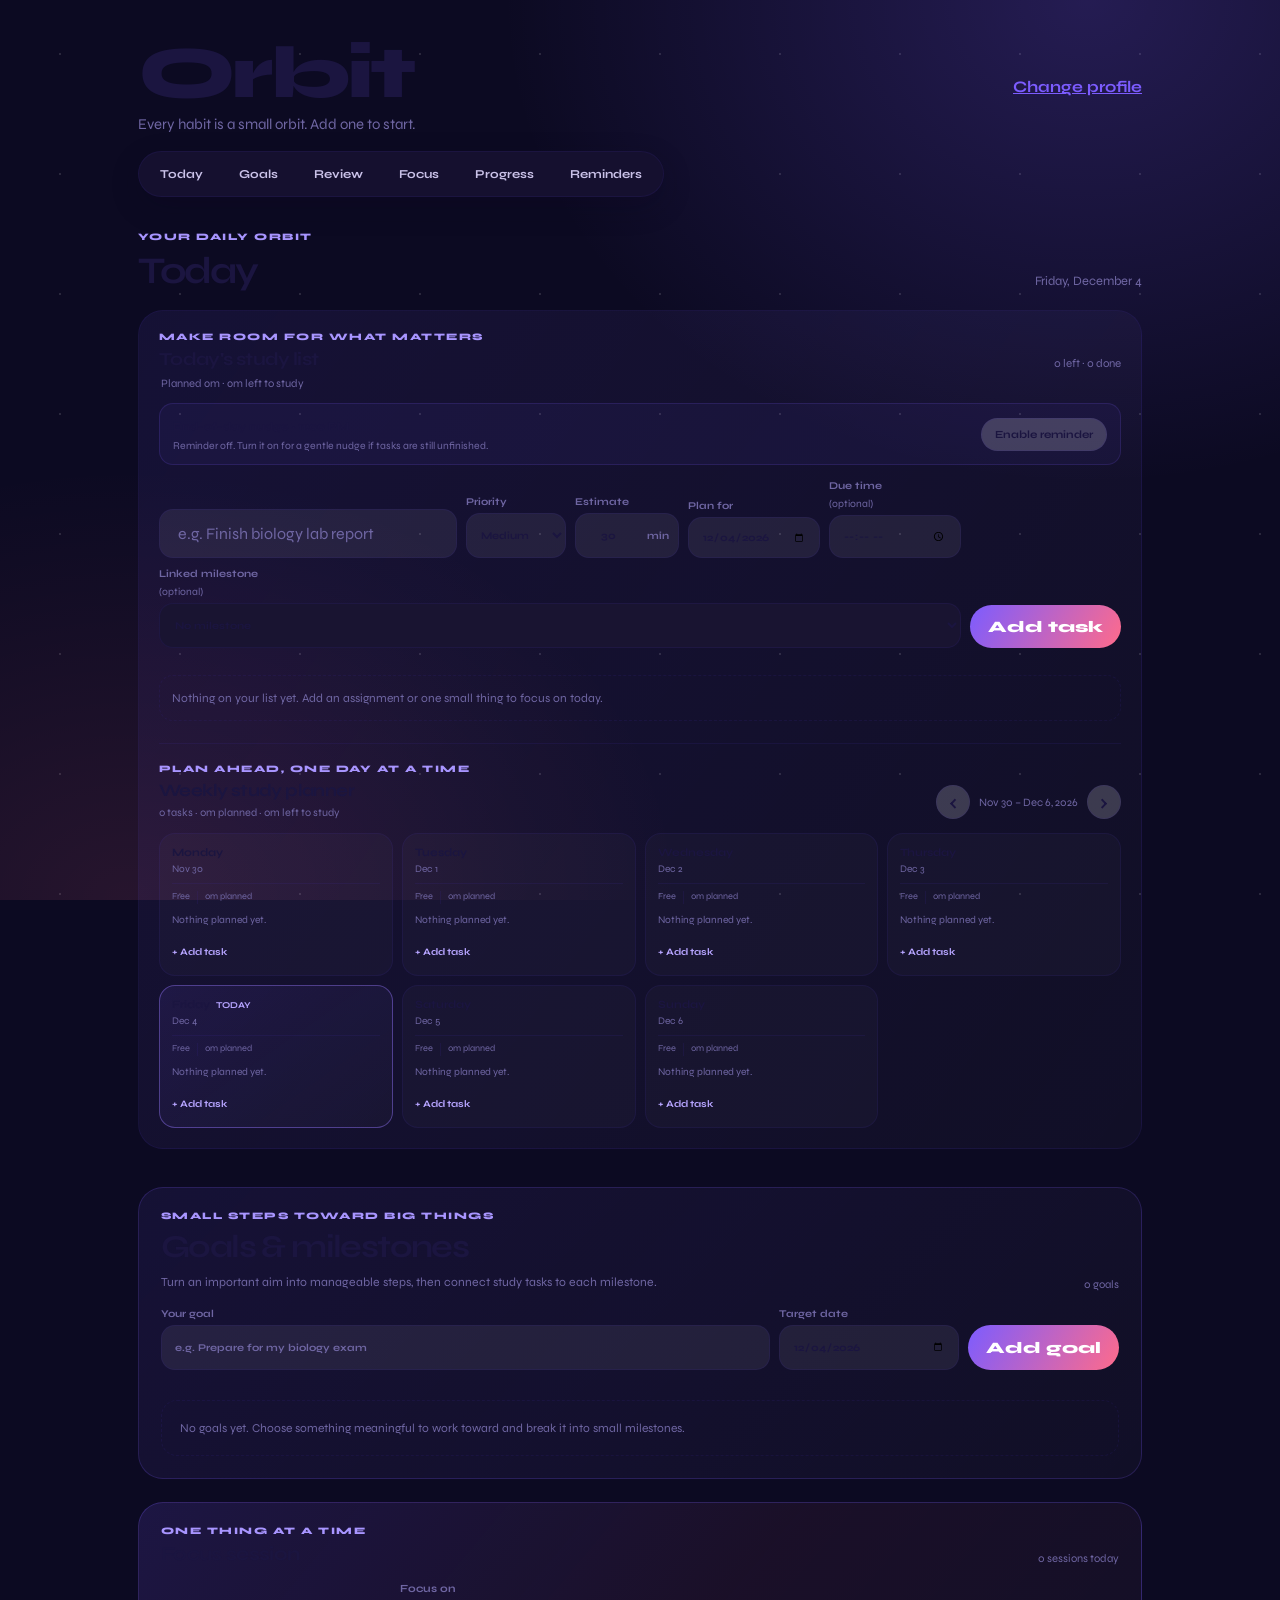
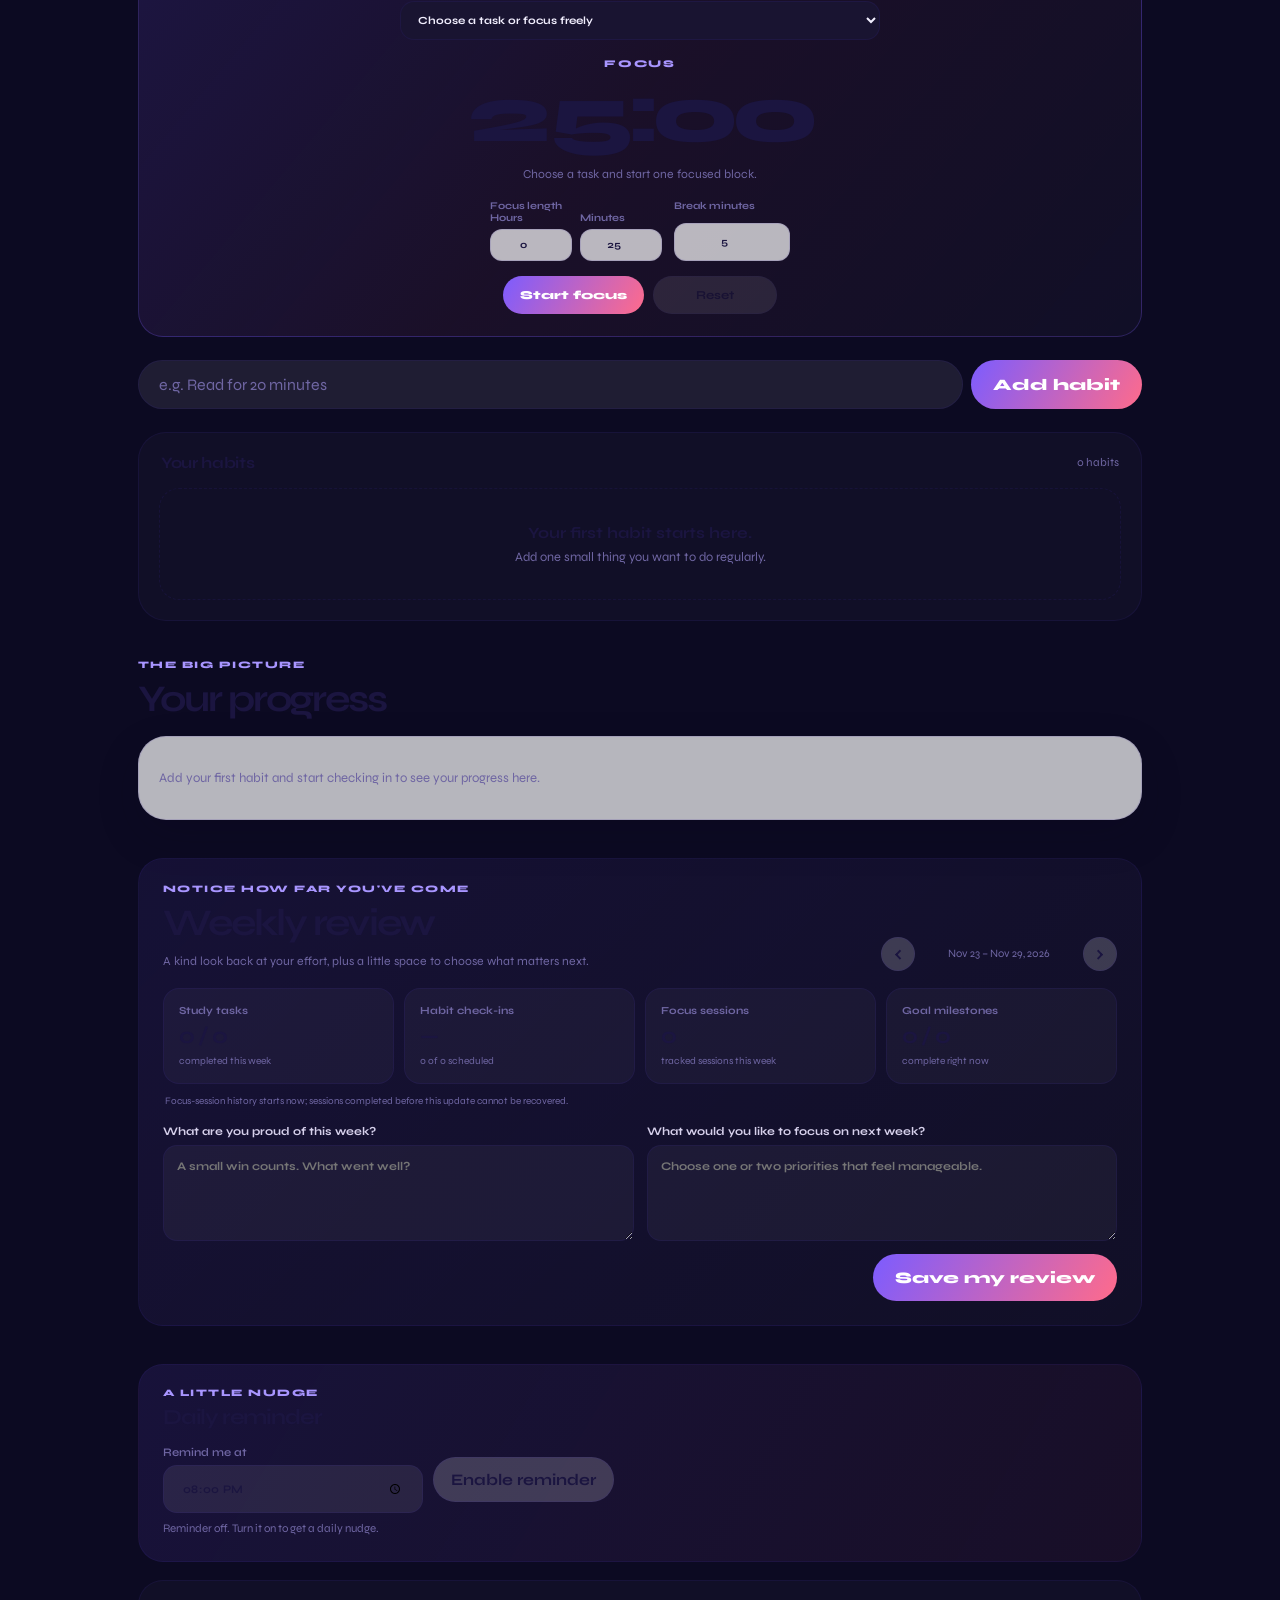
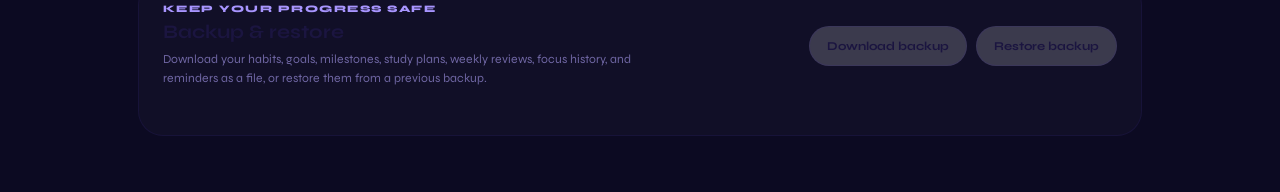
<file: index.html>
<!DOCTYPE html>
<html lang="en">
<head>
<meta charset="utf-8">
<meta name="viewport" content="width=device-width, initial-scale=1, viewport-fit=cover">
<title>Orbit: Habit Tracker</title>
<link rel="stylesheet" href="https://fonts.googleapis.com/css2?family=Syne:wght@400;600;800&display=swap">
<link rel="stylesheet" href="styles.css">
</head>
<body class="dashboard">
<main id="app">
  <header class="app-header">
    <div>
      <h1>Orbit</h1>
      <p class="sub" id="sub"></p>
    </div>
    <button class="text-btn" id="change-profile" type="button">Change profile</button>
  </header>
  <nav class="quick-nav" aria-label="Dashboard sections">
    <a href="#today">Today</a>
    <a href="#goals">Goals</a>
    <a href="#weekly-review">Review</a>
    <a href="#focus-session">Focus</a>
    <a href="#progress">Progress</a>
    <a href="#reminders">Reminders</a>
  </nav>
  <section class="today-section" id="today" aria-labelledby="today-title">
    <div class="section-heading">
      <div>
        <p class="section-kicker">YOUR DAILY ORBIT</p>
        <h2 id="today-title">Today</h2>
      </div>
      <p class="today-date" id="today-date"></p>
    </div>
    <section class="study-list" aria-labelledby="study-list-title">
      <div class="study-list-heading">
        <div>
          <p class="section-kicker">MAKE ROOM FOR WHAT MATTERS</p>
          <h3 id="study-list-title">Today's study list</h3>
        </div>
        <span id="task-count" aria-live="polite"></span>
      </div>
      <p class="task-plan-summary" id="task-plan-summary" aria-live="polite"></p>
      <div class="task-reminder-settings">
        <div>
          <strong>End-of-day nudge · 11:00 PM</strong>
          <p id="task-reminder-status" aria-live="polite">Reminder off. Turn it on for a gentle nudge if tasks are still unfinished.</p>
        </div>
        <button class="secondary-btn" id="task-reminder-toggle" type="button">Enable reminder</button>
      </div>
      <form class="task-form" id="task-form">
        <label class="sr-only" for="task-input">Assignment or task</label>
        <input id="task-input" maxlength="120" placeholder="e.g. Finish biology lab report" required>
        <label class="task-meta-field" for="task-priority">Priority
          <select id="task-priority">
            <option value="high">High</option>
            <option value="medium" selected>Medium</option>
            <option value="low">Low</option>
          </select>
        </label>
        <label class="task-meta-field" for="task-estimate">Estimate
          <span class="task-estimate-input"><input id="task-estimate" type="number" min="1" max="720" value="30" required><span>min</span></span>
        </label>
        <label class="task-time-field" for="task-date">Plan for
          <input id="task-date" type="date" required>
        </label>
        <label class="task-time-field" for="task-time">Due time <span>(optional)</span>
          <input id="task-time" type="time">
        </label>
        <label class="task-time-field task-goal-field" for="task-milestone">Linked milestone <span>(optional)</span>
          <select id="task-milestone">
            <option value="">No milestone</option>
          </select>
        </label>
        <button class="addbtn" type="submit">Add task</button>
      </form>
      <p class="task-status" id="task-status" aria-live="polite"></p>
      <ul class="task-list" id="task-list" aria-label="Tasks for today"></ul>
      <section class="weekly-planner" aria-labelledby="weekly-planner-title">
        <div class="weekly-planner-heading">
          <div>
            <p class="section-kicker">PLAN AHEAD, ONE DAY AT A TIME</p>
            <h3 id="weekly-planner-title">Weekly study planner</h3>
            <p class="weekly-planner-summary" id="weekly-planner-summary" aria-live="polite"></p>
          </div>
          <div class="week-navigation" aria-label="Choose a week">
            <button class="secondary-btn" id="week-previous" type="button" aria-label="Previous week">‹</button>
            <span id="week-range" aria-live="polite"></span>
            <button class="secondary-btn" id="week-next" type="button" aria-label="Next week">›</button>
          </div>
        </div>
        <div class="week-days" id="week-days" aria-label="Tasks by day"></div>
      </section>
    </section>
    <section class="goals-section" id="goals" aria-labelledby="goals-title">
      <div class="goals-heading">
        <div>
          <p class="section-kicker">SMALL STEPS TOWARD BIG THINGS</p>
          <h2 id="goals-title">Goals &amp; milestones</h2>
          <p class="goals-intro">Turn an important aim into manageable steps, then connect study tasks to each milestone.</p>
        </div>
        <span class="goals-count" id="goals-count" aria-live="polite"></span>
      </div>
      <form class="goal-form" id="goal-form">
        <label for="goal-title">Your goal
          <input id="goal-title" maxlength="120" placeholder="e.g. Prepare for my biology exam" required>
        </label>
        <label for="goal-date">Target date
          <input id="goal-date" type="date" required>
        </label>
        <button class="addbtn" type="submit">Add goal</button>
      </form>
      <p class="goal-status" id="goal-status" aria-live="polite"></p>
      <div class="goal-list" id="goal-list" aria-label="Your goals"></div>
    </section>
    <section class="focus-section" id="focus-session" aria-labelledby="focus-title">
      <div class="focus-heading">
        <div>
          <p class="section-kicker">ONE THING AT A TIME</p>
          <h3 id="focus-title">Focus session</h3>
        </div>
        <span class="focus-sessions" id="focus-sessions" aria-live="polite">0 sessions today</span>
      </div>
      <label class="focus-task-field" for="focus-task">
        Focus on
        <select id="focus-task">
          <option value="">Choose a task or focus freely</option>
        </select>
      </label>
      <div class="focus-clock" aria-live="off">
        <span class="focus-phase" id="focus-phase">FOCUS</span>
        <time id="focus-countdown">25:00</time>
      </div>
      <p class="focus-status" id="focus-status" aria-live="polite">Choose a task and start one focused block.</p>
      <div class="focus-settings">
        <fieldset class="focus-duration-setting">
          <legend>Focus length</legend>
          <label for="focus-hours">Hours
            <input id="focus-hours" type="number" min="0" max="12" value="0">
          </label>
          <label for="focus-minutes">Minutes
            <input id="focus-minutes" type="number" min="0" max="59" value="25">
          </label>
        </fieldset>
        <label for="break-minutes">Break minutes
          <input id="break-minutes" type="number" min="1" max="60" value="5">
        </label>
      </div>
      <div class="focus-actions">
        <button class="addbtn" id="focus-toggle" type="button">Start focus</button>
        <button class="secondary-btn" id="focus-break" type="button" hidden>Start break</button>
        <button class="secondary-btn" id="focus-reset" type="button">Reset</button>
      </div>
    </section>
    <div class="add">
      <input id="in" placeholder="e.g. Read for 20 minutes" maxlength="60" aria-label="New habit name">
      <button class="addbtn" id="addbtn" type="button">Add habit</button>
    </div>
    <section class="habit-section" aria-labelledby="habits-title">
      <div class="list-heading">
        <h3 id="habits-title">Your habits</h3>
        <span id="habit-count" aria-live="polite"></span>
      </div>
      <div id="list"></div>
    </section>
  </section>
  <section class="progress-section" id="progress" aria-labelledby="progress-title">
    <div class="section-heading compact">
      <div>
        <p class="section-kicker">THE BIG PICTURE</p>
        <h2 id="progress-title">Your progress</h2>
      </div>
    </div>
    <section id="stats" aria-label="Progress"></section>
  </section>
  <section class="weekly-review" id="weekly-review" aria-labelledby="weekly-review-title">
    <div class="weekly-review-heading">
      <div>
        <p class="section-kicker">NOTICE HOW FAR YOU'VE COME</p>
        <h2 id="weekly-review-title">Weekly review</h2>
        <p class="weekly-review-intro">A kind look back at your effort, plus a little space to choose what matters next.</p>
      </div>
      <div class="week-navigation review-navigation" aria-label="Choose a review week">
        <button class="secondary-btn" id="review-previous" type="button" aria-label="Review previous week">‹</button>
        <span id="review-range" aria-live="polite"></span>
        <button class="secondary-btn" id="review-next" type="button" aria-label="Review next week">›</button>
      </div>
    </div>
    <div class="review-summary" id="review-summary" aria-live="polite"></div>
    <p class="review-history-note" id="review-history-note"></p>
    <form class="review-form" id="review-form">
      <label for="review-reflection">What are you proud of this week?
        <textarea id="review-reflection" maxlength="600" rows="3" placeholder="A small win counts. What went well?"></textarea>
      </label>
      <label for="review-priorities">What would you like to focus on next week?
        <textarea id="review-priorities" maxlength="600" rows="3" placeholder="Choose one or two priorities that feel manageable."></textarea>
      </label>
      <div class="review-save-row">
        <p id="review-status" aria-live="polite"></p>
        <button class="addbtn" type="submit">Save my review</button>
      </div>
    </form>
  </section>
  <section class="reminder-wrap" id="reminders" aria-labelledby="reminder-title">
    <div class="reminder-heading">
      <div>
        <p class="section-kicker">A LITTLE NUDGE</p>
        <h2 id="reminder-title">Daily reminder</h2>
      </div>
    </div>
    <div class="reminder-bar">
      <label class="reminder-field" for="reminder-time">
        <span>Remind me at</span>
        <input id="reminder-time" type="time" value="20:00" aria-label="Reminder time">
      </label>
      <button class="secondary-btn" id="reminder-toggle" type="button">Enable reminder</button>
    </div>
    <p class="reminder-status" id="reminder-status" aria-live="polite">Reminder off.</p>
  </section>
  <section class="backup-wrap" aria-labelledby="backup-title">
    <div>
      <p class="section-kicker">KEEP YOUR PROGRESS SAFE</p>
      <h2 id="backup-title">Backup &amp; restore</h2>
      <p class="backup-copy">Download your habits, goals, milestones, study plans, weekly reviews, focus history, and reminders as a file, or restore them from a previous backup.</p>
    </div>
    <div class="backup-actions">
      <button class="secondary-btn" id="export-backup" type="button">Download backup</button>
      <button class="secondary-btn" id="import-backup" type="button">Restore backup</button>
      <input id="backup-file" type="file" accept=".json,application/json" hidden>
    </div>
    <p class="backup-status" id="backup-status" aria-live="polite"></p>
  </section>
  <div class="toast" id="reminder-toast" role="status" aria-live="polite"></div>
  <div class="rename-overlay" id="rename-overlay" hidden>
    <form class="rename-dialog" id="rename-form" role="dialog" aria-modal="true" aria-labelledby="rename-title">
      <h2 id="rename-title">Rename habit</h2>
      <label for="rename-input">Habit name</label>
      <input id="rename-input" maxlength="60" required>
      <div class="rename-actions">
        <button class="secondary-btn" id="rename-cancel" type="button">Cancel</button>
        <button class="addbtn" type="submit">Save name</button>
      </div>
    </form>
  </div>
  <div class="rename-overlay" id="note-overlay" hidden>
    <form class="rename-dialog note-dialog" id="note-form" role="dialog" aria-modal="true" aria-labelledby="note-title">
      <h2 id="note-title">Habit note</h2>
      <label for="note-input">Quick note</label>
      <textarea id="note-input" maxlength="240" rows="4" placeholder="What do you want to remember about this habit?"></textarea>
      <div class="rename-actions">
        <button class="secondary-btn" id="note-cancel" type="button">Cancel</button>
        <button class="secondary-btn" id="note-clear" type="button">Clear</button>
        <button class="addbtn" type="submit">Save note</button>
      </div>
    </form>
  </div>
  <div class="rename-overlay" id="schedule-overlay" hidden>
    <form class="rename-dialog schedule-dialog" id="schedule-form" role="dialog" aria-modal="true" aria-labelledby="schedule-title">
      <h2 id="schedule-title">Choose habit days</h2>
      <p class="schedule-help">Your streak only counts check-ins on the days you choose.</p>
      <div class="schedule-presets">
        <button class="secondary-btn" type="button" data-preset="daily">Every day</button>
        <button class="secondary-btn" type="button" data-preset="weekdays">Weekdays</button>
      </div>
      <fieldset class="day-options" aria-label="Choose days of the week">
        <label><input type="checkbox" name="day" value="1"> Monday</label>
        <label><input type="checkbox" name="day" value="2"> Tuesday</label>
        <label><input type="checkbox" name="day" value="3"> Wednesday</label>
        <label><input type="checkbox" name="day" value="4"> Thursday</label>
        <label><input type="checkbox" name="day" value="5"> Friday</label>
        <label><input type="checkbox" name="day" value="6"> Saturday</label>
        <label><input type="checkbox" name="day" value="0"> Sunday</label>
      </fieldset>
      <p class="form-error" id="schedule-error" aria-live="polite"></p>
      <div class="rename-actions">
        <button class="secondary-btn" id="schedule-cancel" type="button">Cancel</button>
        <button class="addbtn" type="submit">Save schedule</button>
      </div>
    </form>
  </div>
</main>
<script src="script.js"></script>
</body>
</html>
</file>
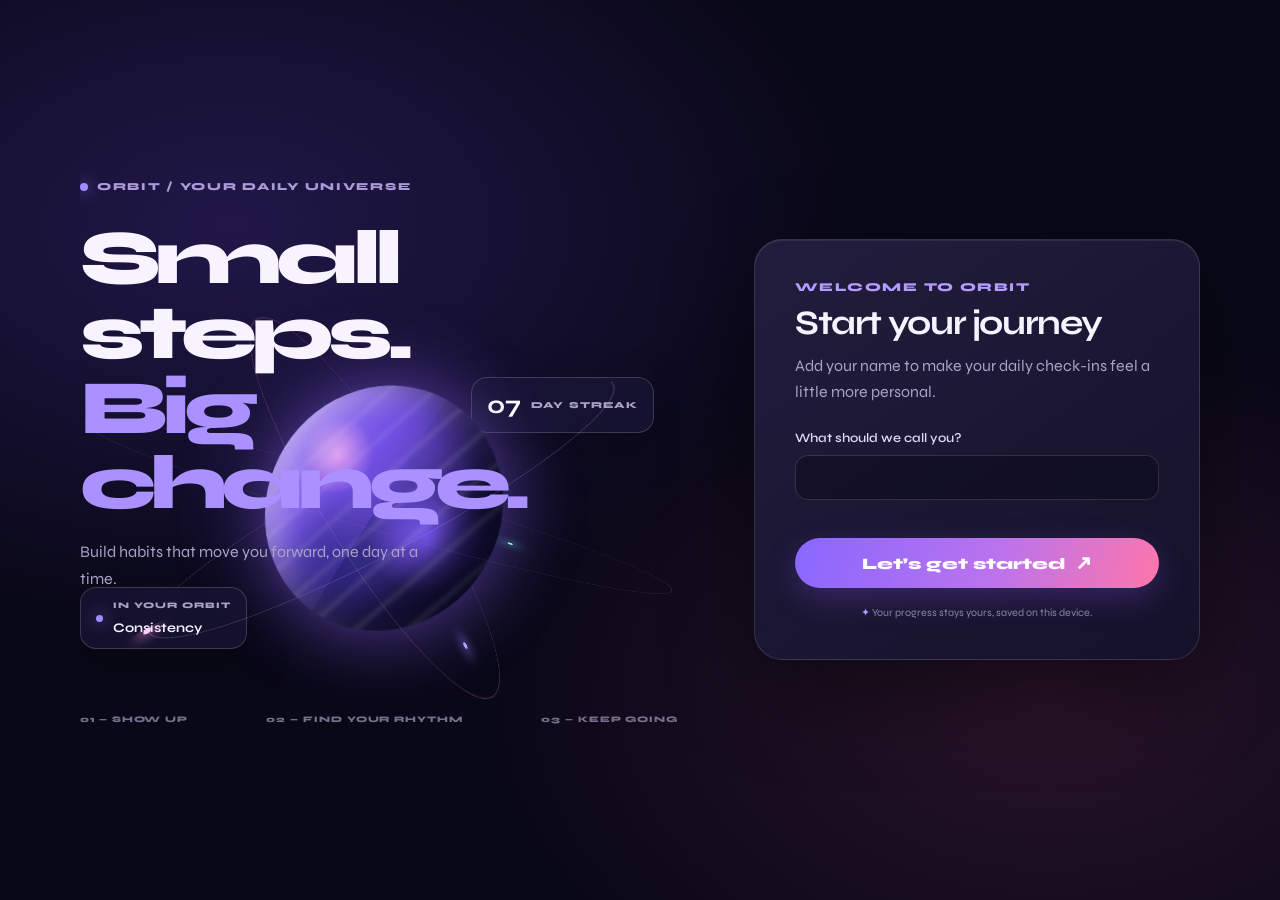
<file: Orbit_ Habit Tracker.html>
﻿<!DOCTYPE html>
<html lang="en">
<head>
<meta charset="utf-8">
<meta name="viewport" content="width=device-width, initial-scale=1, viewport-fit=cover">
<title>Orbit: Get started</title>
<link rel="stylesheet" href="https://fonts.googleapis.com/css2?family=Syne:wght@400;600;800&display=swap">
<link rel="stylesheet" href="styles.css">
</head>
<body class="signin-page">
  <div class="signin-overlay" id="signin-overlay">
    <div class="signin-layout">
      <section class="signin-scene" aria-label="An animated view of the Orbit habit tracker">
        <div class="scene-copy">
          <span class="scene-mark"><i></i> ORBIT / YOUR DAILY UNIVERSE</span>
          <h1>Small steps.<br><span>Big change.</span></h1>
          <p>Build habits that move you forward, one day at a time.</p>
        </div>
        <div class="planet-stage" aria-hidden="true">
          <div class="planet-glow"></div>
          <div class="orbit orbit-one"><i></i></div>
          <div class="orbit orbit-two"><i></i></div>
          <div class="orbit orbit-three"><i></i></div>
          <div class="planet"><span></span></div>
          <div class="scene-chip chip-streak"><b>07</b><span>DAY STREAK</span></div>
          <div class="scene-chip chip-progress"><i></i><span>IN YOUR ORBIT</span><b>Consistency</b></div>
        </div>
        <div class="scene-footer"><span>01 — SHOW UP</span><span>02 — FIND YOUR RHYTHM</span><span>03 — KEEP GOING</span></div>
      </section>

      <section class="signin" role="dialog" aria-modal="true" aria-labelledby="signin-title">
        <p class="eyebrow">Welcome to Orbit</p>
        <h2 id="signin-title">Start your journey</h2>
        <p class="signin-copy">Add your name to make your daily check-ins feel a little more personal.</p>

        <form id="signin-form" novalidate>
          <label for="user-name">What should we call you?</label>
          <input id="user-name" name="name" type="text" maxlength="80" autocomplete="name" required>

          <p class="form-error" id="form-error" aria-live="polite"></p>
          <button class="primary-btn" type="submit">Let’s get started <span aria-hidden="true">↗</span></button>
        </form>
        <p class="signin-note"><span aria-hidden="true">✦</span> Your progress stays yours, saved on this device.</p>
      </section>
    </div>
  </div>

<script src="script.js"></script>
</body>
</html>
</file>
<file: styles.css>
:root{--bg:#f1eeff;--bg2:#e2dcff;--card:rgba(255,255,255,.7);--ink:#1b1540;--mute:#6f66a3;--track:#d8d1f5;--line:rgba(60,40,160,.15);--glow:0;box-sizing:border-box;padding-top:env(safe-area-inset-top,0px);padding-bottom:env(safe-area-inset-bottom,0px)}
@media (prefers-color-scheme:dark){:root:not([data-theme="light"]){--bg:#0c0a22;--bg2:#1a1245;--card:rgba(255,255,255,.05);--ink:#f2efff;--mute:#9a92cf;--track:#251d58;--line:rgba(255,255,255,.1);--glow:1}}
:root[data-theme="dark"]{--bg:#0c0a22;--bg2:#1a1245;--card:rgba(255,255,255,.05);--ink:#f2efff;--mute:#9a92cf;--track:#251d58;--line:rgba(255,255,255,.1);--glow:1}
html{scroll-padding-top:env(safe-area-inset-top,0px)}
*{box-sizing:border-box}
body{margin:0;min-height:100vh;color:var(--ink);font-family:Syne,system-ui,sans-serif;background:radial-gradient(900px 500px at 85% -10%,var(--bg2),transparent 70%),radial-gradient(700px 500px at -10% 110%,var(--bg2),transparent 70%),var(--bg);background-attachment:fixed}
main{max-width:860px;margin:0 auto;padding:36px 18px 56px}
.app-header{display:flex;justify-content:space-between;align-items:flex-start;gap:16px}
h1{font-size:clamp(3rem,13vw,6rem);font-weight:800;letter-spacing:-.05em;line-height:.9;margin:0}
.sub{color:var(--mute);margin:12px 0 26px;font-size:1.05rem}
.signin-overlay{position:fixed;inset:0;z-index:20;display:grid;align-items:start;justify-items:center;overflow-y:auto;padding:20px;background:rgba(13,9,39,.72);backdrop-filter:blur(8px)}
.signin-overlay.hidden{display:none}
.signin{width:min(100%,460px);margin:auto 0;background:var(--card);border:1.5px solid var(--line);border-radius:30px;padding:30px;box-shadow:0 24px 60px rgba(0,0,0,.25)}
.eyebrow{margin:0 0 8px;color:#7c5cff;font-size:.75rem;font-weight:800;letter-spacing:.12em;text-transform:uppercase}
.signin h2{margin:0;font-size:2rem;letter-spacing:-.04em}
.signin-copy{color:var(--mute);margin:10px 0 22px;line-height:1.6}
#signin-form{display:grid;gap:12px}
#signin-form label{font-size:.8rem;font-weight:600}
#signin-form input,#signin-form textarea{width:100%;font:inherit;padding:14px 16px;border:1.5px solid var(--line);border-radius:16px;background:rgba(255,255,255,.7);color:var(--ink);resize:vertical}
#signin-form textarea{min-height:110px}
#signin-form input::placeholder,#signin-form textarea::placeholder{color:var(--mute)}
.form-error{min-height:20px;margin:0;color:#c7385d;font-size:.8rem}
.primary-btn,.addbtn,.text-btn{font:inherit;cursor:pointer}
.primary-btn{padding:14px 22px;border:0;border-radius:99px;background:linear-gradient(120deg,#7c5cff,#ff6b8b);color:#fff;font-weight:800}
.text-btn{padding:8px 0;border:0;background:none;color:#7c5cff;font-weight:700;text-decoration:underline}
.add{display:flex;gap:8px;margin-bottom:18px;max-width:520px}
input{flex:1;min-width:0;font:inherit;padding:14px 18px;border:1.5px solid var(--line);border-radius:99px;background:var(--card);color:var(--ink)}
input::placeholder{color:var(--mute)}
button{font:inherit;cursor:pointer;color:inherit}
.addbtn{padding:14px 22px;border:0;border-radius:99px;background:linear-gradient(120deg,#7c5cff,#ff6b8b);color:#fff;font-weight:800}
.secondary-btn{padding:14px 18px;border:1.5px solid var(--line);border-radius:99px;background:rgba(255,255,255,.18);color:var(--ink);font-weight:700}
.reminder-wrap{max-width:520px;margin-bottom:24px}
.reminder-bar{display:flex;align-items:flex-end;gap:10px;flex-wrap:wrap}
.reminder-field{flex:1;min-width:150px;display:grid;gap:6px;font-size:.72rem;font-weight:600;color:var(--mute)}
.reminder-field input{width:100%}
.reminder-status{min-height:18px;margin:8px 0 0;color:var(--mute);font-size:.72rem}
.toast{position:fixed;right:18px;bottom:22px;max-width:min(90vw,360px);padding:12px 16px;border-radius:15px;background:rgba(17,13,44,.92);color:#fff;border:1px solid rgba(164,136,255,.4);box-shadow:0 16px 30px rgba(0,0,0,.25);opacity:0;transform:translateY(12px);pointer-events:none;transition:opacity .25s ease,transform .25s ease;z-index:50}
.toast.show{opacity:1;transform:translateY(0)}
:focus-visible{outline:3px solid #ffc857;outline-offset:2px}
#list{display:grid;grid-template-columns:repeat(auto-fill,minmax(250px,1fr));gap:16px}
.habit{position:relative;background:var(--card);border:1.5px solid var(--line);border-radius:28px;padding:18px 18px 14px;text-align:center;backdrop-filter:blur(6px)}
.dial{position:relative;width:100%;max-width:210px;margin:0 auto}
.dial svg{display:block;width:100%;height:auto}
.dial path{fill:none;stroke:var(--track);stroke-width:9;stroke-linecap:round;cursor:pointer;transition:stroke .2s}
.dial path.on{stroke:var(--c);filter:drop-shadow(0 0 calc(5px*var(--glow)) var(--c))}
.dial path.now{stroke-width:11}
.core{position:absolute;left:25%;top:25%;width:50%;height:50%;border-radius:50%;border:2px solid var(--c);background:transparent;display:flex;flex-direction:column;align-items:center;justify-content:center;line-height:1;padding:0}
.core b{font-size:1.9rem;font-weight:800}
.core small{font-size:.65rem;color:var(--mute);margin-top:3px}
.core.done{background:var(--c);color:#14102e;box-shadow:0 0 calc(24px*var(--glow)) var(--c)}
.core.done small{color:#14102e}
.core.pop{animation:pop .35s}
@keyframes pop{50%{transform:scale(1.12)}}
.name{font-weight:600;font-size:1.1rem;margin:12px 0 4px;overflow-wrap:anywhere}
.hint{font-size:.75rem;color:var(--mute);display:flex;justify-content:space-between}
.del{background:none;border:0;padding:0;font-size:.75rem;color:var(--mute);text-decoration:underline}
.empty{grid-column:1/-1;text-align:center;color:var(--mute);padding:48px 0;border:1.5px dashed var(--line);border-radius:28px}
@media (prefers-reduced-motion:reduce){*{animation:none!important;transition:none!important}}
#stats{display:none;grid-template-columns:auto 1fr;gap:18px;align-items:center;background:var(--card);border:1.5px solid var(--line);border-radius:28px;padding:18px;margin-bottom:22px}
#stats.show{display:grid}
.ring{position:relative;width:104px;height:104px}
.ring svg{width:100%;height:100%;transform:rotate(-90deg)}
.ring circle{fill:none;stroke-width:10;stroke-linecap:round}
.ring .bg{stroke:var(--track)}.ring .fg{stroke:#7c5cff;transition:stroke-dashoffset .5s;filter:drop-shadow(0 0 calc(6px*var(--glow)) #7c5cff)}
.ring b{position:absolute;inset:0;display:flex;align-items:center;justify-content:center;font-size:1.2rem;font-weight:800;letter-spacing:-.05em}
.nums{display:flex;gap:22px;margin-bottom:12px}
.nums div{font-size:.75rem;color:var(--mute)}.nums b{display:block;font-size:1.5rem;color:var(--ink);line-height:1.1}
.bars{display:flex;align-items:flex-end;gap:4px;height:46px}
.bars i{flex:1;background:var(--track);border-radius:4px;min-height:4px;position:relative}
.bars i.f{background:linear-gradient(#ff6b8b,#7c5cff)}
.bars i.t{outline:2px solid var(--ink);outline-offset:1px}
.cap{font-size:.7rem;color:var(--mute);margin-top:6px}
@media(max-width:480px){#stats{grid-template-columns:1fr;justify-items:center;text-align:center}.nums{justify-content:center}.bars{width:100%}}

.signin-overlay{align-items:center;padding:clamp(16px,4vw,48px);background:#090817;background-image:radial-gradient(ellipse at 18% 25%,rgba(103,69,220,.25),transparent 42%),radial-gradient(ellipse at 82% 78%,rgba(255,91,154,.13),transparent 38%);backdrop-filter:none}
.signin-layout{width:min(1120px,100%);min-height:min(720px,calc(100vh - 2 * clamp(16px,4vw,48px)));display:grid;grid-template-columns:minmax(0,1.1fr) minmax(340px,.82fr);gap:clamp(28px,6vw,76px);align-items:center}
.signin-scene{position:relative;min-height:600px;display:flex;flex-direction:column;justify-content:space-between;overflow:hidden;padding:clamp(12px,2vw,28px) 0;color:#f7f3ff}
.scene-copy{position:relative;z-index:2}
.scene-mark{display:inline-flex;align-items:center;gap:9px;color:#a99bd9;font-size:.67rem;font-weight:800;letter-spacing:.16em}
.scene-mark i,.chip-progress i{width:8px;height:8px;border-radius:50%;background:#a38cff;box-shadow:0 0 16px #9875ff}
.scene-copy h1{max-width:600px;margin:26px 0 16px;font-size:clamp(3rem,6vw,4.9rem);line-height:.98;letter-spacing:-.075em}
.scene-copy h1 span{color:#aa91ff}
.scene-copy p{max-width:360px;margin:0;color:#aaa2c6;font-size:1rem;line-height:1.7}
.planet-stage{position:absolute;inset:155px 0 45px;display:grid;place-items:center;perspective:900px}
.planet-glow{position:absolute;width:min(66%,390px);aspect-ratio:1;border-radius:50%;background:radial-gradient(circle,rgba(132,93,255,.3),rgba(105,73,217,.1) 48%,transparent 72%);filter:blur(14px);animation:glow-breathe 5s ease-in-out infinite}
.planet{position:relative;width:clamp(150px,22vw,250px);aspect-ratio:1;border-radius:50%;overflow:hidden;transform:rotateX(12deg) rotateY(-18deg);background:radial-gradient(ellipse at 32% 28%,#f6a7ec 0,transparent 16%),radial-gradient(ellipse at 70% 64%,#7e5cff 0,transparent 25%),radial-gradient(ellipse at 33% 72%,#2b267f 0,transparent 32%),linear-gradient(135deg,#b995ff 0%,#704fe0 38%,#29205f 72%,#14122f 100%);box-shadow:inset -30px -24px 48px rgba(5,4,25,.8),inset 14px 10px 32px rgba(255,255,255,.32),0 0 60px rgba(142,104,255,.42);animation:planet-float 6s ease-in-out infinite}
.planet:before{position:absolute;inset:-20% -40%;content:"";background:repeating-linear-gradient(160deg,transparent 0 15px,rgba(255,255,255,.17) 17px,transparent 21px 34px);border-radius:50%;transform:rotate(-18deg);filter:blur(2px)}
.planet:after{position:absolute;inset:0;content:"";background:linear-gradient(110deg,rgba(255,255,255,.22),transparent 34%,transparent 70%,rgba(5,4,25,.45))}
.planet span{position:absolute;z-index:1;top:20%;left:20%;width:22%;height:12%;border-radius:50%;background:rgba(255,255,255,.16);filter:blur(9px);transform:rotate(-30deg)}
.orbit{position:absolute;width:min(88%,540px);height:42%;border:1px solid rgba(192,174,255,.3);border-radius:50%;transform:rotate(-28deg) rotateX(58deg);animation:orbit-spin 16s linear infinite}
.orbit-two{width:min(74%,450px);height:57%;transform:rotate(58deg) rotateX(65deg);animation-duration:21s;animation-direction:reverse;border-color:rgba(255,144,213,.28)}
.orbit-three{width:min(102%,610px);height:32%;transform:rotate(16deg) rotateX(68deg);animation-duration:26s;border-color:rgba(159,149,255,.18)}
.orbit i{position:absolute;top:50%;left:-5px;width:9px;height:9px;border-radius:50%;background:#ffd2f5;box-shadow:0 0 18px 5px rgba(255,151,222,.65)}
.orbit-two i{left:auto;right:12%;width:7px;height:7px;background:#b4a3ff;box-shadow:0 0 18px 5px rgba(151,124,255,.7)}
.orbit-three i{left:72%;width:5px;height:5px;background:#8effe1;box-shadow:0 0 16px 4px rgba(91,255,211,.55)}
.scene-chip{position:absolute;z-index:3;display:flex;align-items:center;gap:10px;padding:12px 15px;border:1px solid rgba(255,255,255,.17);border-radius:16px;background:rgba(26,21,55,.72);box-shadow:0 16px 45px rgba(0,0,0,.26);backdrop-filter:blur(16px);animation:chip-float 5s ease-in-out infinite}
.chip-streak{top:18%;right:4%}
.chip-streak b{font-size:1.55rem;color:#fff}
.scene-chip span{font-size:.57rem;font-weight:800;letter-spacing:.12em;color:#aaa2c6}
.chip-progress{left:0;bottom:14%;display:grid;grid-template-columns:10px auto;column-gap:7px}
.chip-progress i{grid-row:span 2;width:7px;height:7px;align-self:center}
.chip-progress b{font-size:.82rem;color:#f4efff}
.chip-progress span{font-size:.53rem}
.scene-footer{position:relative;z-index:2;display:flex;justify-content:space-between;gap:12px;color:#77718e;font-size:.53rem;font-weight:800;letter-spacing:.11em}
.signin{width:100%;margin:0;padding:clamp(24px,3.2vw,40px);border:1px solid rgba(255,255,255,.12);border-radius:28px;background:linear-gradient(145deg,rgba(35,30,63,.96),rgba(21,18,42,.96));color:#f6f2ff;box-shadow:0 30px 90px rgba(0,0,0,.42),inset 0 1px rgba(255,255,255,.08);backdrop-filter:blur(22px);animation:card-arrive .75s cubic-bezier(.2,.8,.2,1) both}
.signin .eyebrow{color:#b49cff}
.signin h2{font-size:clamp(1.7rem,3vw,2.15rem)}
.signin-copy{color:#aaa2c6}
#signin-form{gap:9px}
#signin-form label{margin-top:4px;color:#ded8f3}
#signin-form input,#signin-form textarea{padding:12px 14px;border:1px solid rgba(255,255,255,.13);border-radius:13px;background:rgba(7,6,20,.38);color:#f7f3ff;transition:border-color .2s,background .2s,transform .2s}
#signin-form input:focus,#signin-form textarea:focus{border-color:#a78bfa;background:rgba(7,6,20,.62);transform:translateY(-1px);outline:none}
#signin-form textarea{min-height:92px}
.form-error{color:#ff9ab2}
.primary-btn{display:flex;justify-content:center;align-items:center;gap:10px;padding:14px 20px;background:linear-gradient(110deg,#8867ff,#ba73ed 55%,#ff76aa);box-shadow:0 10px 30px rgba(141,92,255,.25);transition:transform .2s,box-shadow .2s}
.primary-btn:hover{transform:translateY(-2px);box-shadow:0 14px 34px rgba(141,92,255,.4)}
.primary-btn span{font-size:1.15rem}
.signin-note{margin:18px 0 0;text-align:center;color:#8982a5;font-size:.67rem}
.signin-note span{color:#b59aff}
.signin-page .signin-overlay{background-image:radial-gradient(ellipse at 18% 25%,rgba(103,69,220,.25),transparent 42%),radial-gradient(ellipse at 82% 78%,rgba(255,91,154,.13),transparent 38%),radial-gradient(340px circle at var(--pointer-x,-500px) var(--pointer-y,-500px),rgba(159,128,255,.17),transparent 72%)}
.signin-page .signin-scene{transform:translate3d(var(--scene-x,0px),var(--scene-y,0px),0);transition:transform .28s ease-out}
.signin-page .planet-stage{transform-style:preserve-3d;transition:transform .3s ease-out}
.signin-page .planet{translate:var(--planet-x,0px) var(--planet-y,0px);transition:translate .3s ease-out}
.signin-page .orbit{translate:var(--orbit-x,0px) var(--orbit-y,0px);transition:translate .3s ease-out}
.signin-page .orbit-two{translate:calc(var(--orbit-x,0px)*-1) calc(var(--orbit-y,0px)*-.7)}
.signin-page .orbit-three{translate:calc(var(--orbit-x,0px)*.6) calc(var(--orbit-y,0px)*-1)}
.signin-page .scene-chip{transition:translate .3s ease-out,box-shadow .25s ease}
.signin-page .chip-streak{translate:calc(var(--scene-x,0px)*-.5) calc(var(--scene-y,0px)*-.5)}
.signin-page .chip-progress{translate:calc(var(--scene-x,0px)*.35) calc(var(--scene-y,0px)*-.4)}
.signin-page .signin{transform:perspective(1000px) rotateX(var(--form-tilt-x,0deg)) rotateY(var(--form-tilt-y,0deg));transition:transform .3s ease-out,box-shadow .3s ease}
.signin-page .signin:hover{box-shadow:0 38px 100px rgba(0,0,0,.5),inset 0 1px rgba(255,255,255,.1)}
body.dashboard{position:relative;isolation:isolate;background-color:#0c0a22;background-image:radial-gradient(ellipse at 85% 0%,rgba(124,92,255,.22),transparent 38%),radial-gradient(ellipse at 10% 100%,rgba(255,107,139,.11),transparent 34%),radial-gradient(circle at 50% 45%,rgba(255,255,255,.12) 0 1px,transparent 1.4px);background-size:auto,auto,120px 120px}
body.dashboard:before{position:absolute;inset:0;z-index:0;content:"";pointer-events:none;background:radial-gradient(360px circle at var(--cursor-x,-500px) var(--cursor-y,-500px),rgba(151,119,255,.12),transparent 72%);transition:background .12s ease}
body.dashboard main{position:relative;z-index:1}
body.dashboard .habit,body.dashboard #stats{box-shadow:0 16px 42px rgba(9,7,30,.17);transition:transform .3s ease,box-shadow .3s ease,border-color .3s ease}
body.dashboard .habit{transform-style:preserve-3d}
body.dashboard .habit:hover{transform:perspective(700px) translateY(-5px) rotateX(var(--tilt-x,0deg)) rotateY(var(--tilt-y,0deg));box-shadow:0 24px 55px rgba(9,7,30,.32);border-color:color-mix(in srgb,var(--c) 48%,transparent)}
body.dashboard .habit:nth-child(3n+1):hover{box-shadow:0 20px 55px rgba(124,92,255,.24)}
body.dashboard .habit:nth-child(3n+2):hover{box-shadow:0 20px 55px rgba(255,107,139,.2)}
body.dashboard .habit:nth-child(3n):hover{box-shadow:0 20px 55px rgba(47,217,168,.2)}
body.dashboard .app-header h1{transition:transform .3s ease,text-shadow .3s ease}
body.dashboard .app-header h1:hover{transform:translateY(-3px) scale(1.02);text-shadow:0 0 35px rgba(154,124,255,.55)}
body.dashboard #stats:hover{transform:translateY(-2px);border-color:rgba(167,139,250,.4)}
body.dashboard .chart-track i{transform-origin:center bottom;transition:filter .2s ease,transform .25s cubic-bezier(.2,.8,.2,1)}
body.dashboard .chart-column:hover .chart-track i{transform:scaleX(1.22);filter:brightness(1.3) drop-shadow(0 0 8px rgba(190,144,255,.6))}
body.dashboard .addbtn,body.dashboard .text-btn{transition:transform .22s ease,filter .22s ease}
body.dashboard .addbtn:hover,body.dashboard .text-btn:hover{transform:translateY(-2px);filter:brightness(1.2)}
@keyframes planet-float{0%,100%{transform:translateY(0) rotateX(12deg) rotateY(-18deg)}50%{transform:translateY(-12px) rotateX(16deg) rotateY(-10deg)}}
@keyframes orbit-spin{from{filter:hue-rotate(0deg)}to{filter:hue-rotate(35deg)}}
@keyframes glow-breathe{0%,100%{opacity:.65;transform:scale(.94)}50%{opacity:1;transform:scale(1.06)}}
@keyframes chip-float{0%,100%{transform:translateY(0)}50%{transform:translateY(-7px)}}
@keyframes card-arrive{from{opacity:0;translate:0 18px}to{opacity:1;translate:0 0}}
@media(max-width:900px){
  .signin-overlay{align-items:start}
  .signin-layout{grid-template-columns:1fr;gap:0;max-width:520px}
  .signin-scene{min-height:260px;padding:8px 0 0}
  .scene-copy h1{max-width:520px;margin:17px 0 8px;font-size:clamp(2.3rem,6vw,3.1rem)}
  .scene-copy p{max-width:300px;font-size:.85rem}
  .planet-stage{inset:20px -6% 0 35%;opacity:.82}
  .planet{width:clamp(125px,30vw,190px)}
  .orbit{width:100%;height:40%}
  .orbit-two{width:88%;height:55%}
  .orbit-three{width:110%;height:30%}
  .chip-streak{top:22%;right:1%;transform:scale(.82)}
  .chip-progress{display:none}
  .scene-footer{display:none}
  .signin{position:relative;z-index:2;margin:14px 0 0}
}
@media(max-width:480px){
  .signin-overlay{padding:18px}
  .signin{padding:23px;border-radius:23px}
  .signin-scene{min-height:200px}
  .scene-copy h1{font-size:clamp(2.1rem,9vw,2.5rem)}
  .scene-mark{font-size:.56rem}
  .scene-copy p{max-width:250px;font-size:.78rem}
  .planet-stage{inset:54px -5% 0 38%;opacity:.35}
  .chip-streak{display:none}
}
@media(max-width:360px){
  .signin-overlay{padding:12px}
  .signin{padding:19px}
  .signin-scene{min-height:205px}
  .scene-copy h1{font-size:2.25rem}
  .scene-copy p{max-width:220px}
  .chip-streak{right:-6%;top:34%;transform:scale(.72)}
}
@media(prefers-reduced-motion:reduce){
  .planet,.orbit,.planet-glow,.scene-chip,.signin{animation:none}
  .primary-btn,.habit,#stats{transition:none}
  .signin-page .signin-overlay,.signin-page .signin-scene,.signin-page .planet-stage,.signin-page .planet,.signin-page .orbit,.signin-page .scene-chip,.signin-page .signin{transition:none;transform:none;translate:none}
}
.stats-overview{display:grid;grid-template-columns:auto 1fr;gap:20px;align-items:center}
.stats-overview .nums{gap:clamp(16px,4vw,36px);margin:0}
.analytics{min-width:0;margin-top:20px;padding-top:20px;border-top:1px solid var(--line)}
.chart-heading{display:flex;align-items:center;justify-content:space-between;gap:16px;margin-bottom:17px}
.chart-kicker{margin:0 0 4px;color:#a895ff;font-size:.62rem;font-weight:800;letter-spacing:.15em}
.chart-heading h2{margin:0;font-size:1.2rem;letter-spacing:-.03em}
.chart-total{display:flex;align-items:baseline;gap:6px;margin:0;color:var(--mute);font-size:.7rem}
.chart-total b{color:var(--ink);font-size:1.35rem}
.chart-wrap{display:grid;grid-template-columns:36px minmax(0,1fr);gap:10px;min-width:0}
.chart-axis{height:154px;display:flex;flex-direction:column;justify-content:space-between;padding:0 0 35px;color:var(--mute);font-size:.59rem;text-align:right}
.analytics-chart{height:154px;min-width:0;display:grid;grid-template-columns:repeat(14,minmax(0,1fr));gap:clamp(3px,1vw,10px);background:linear-gradient(to bottom,transparent calc(100% - 36px),var(--line) calc(100% - 36px),var(--line) calc(100% - 35px),transparent calc(100% - 35px)),linear-gradient(to bottom,transparent 59%,var(--line) 59%,var(--line) 60%,transparent 60%);border-bottom:1px solid var(--line)}
.chart-column{height:100%;min-width:0;display:grid;grid-template-rows:minmax(0,1fr) 15px 20px;justify-items:center;gap:2px}
.chart-track{width:min(100%,25px);height:100%;display:flex;align-items:flex-end;justify-content:center}
.chart-track i{display:block;width:100%;min-height:3px;border-radius:6px 6px 2px 2px;background:linear-gradient(180deg,#ff87c0,#9b77ff 75%);box-shadow:0 0 12px rgba(157,115,255,.22);transition:height .4s ease,filter .2s}
.chart-track i:not(.f){background:var(--track);box-shadow:none}
.chart-track i.t{outline:1px solid rgba(255,255,255,.7);outline-offset:2px}
.chart-column:hover .chart-track i{filter:brightness(1.25)}
.chart-day,.chart-date{color:var(--mute);font-size:.57rem;line-height:1.1;text-align:center}
.chart-date{color:var(--ink);font-weight:600}
.chart-caption{margin:11px 0 0;color:var(--mute);font-size:.65rem}
#stats.show{display:block}
@media(max-width:600px){
  .stats-overview{grid-template-columns:1fr;justify-items:center}
  .stats-overview .nums{width:100%;justify-content:space-around;gap:8px}
  .stats-overview .nums div{text-align:center;font-size:.65rem}
  .stats-overview .nums b{font-size:1.2rem}
  .chart-wrap{grid-template-columns:30px minmax(0,1fr);gap:6px}
  .analytics-chart{gap:3px}
  .chart-day,.chart-date{font-size:.5rem}
  .chart-axis{font-size:.52rem}
}
@media(prefers-reduced-motion:reduce){.chart-track i{transition:none}}

body.dashboard main{max-width:1040px;padding-top:28px}
body.dashboard .app-header{align-items:center;padding:12px 0 18px}
body.dashboard .app-header h1{font-size:clamp(3rem,8vw,4.6rem)}
body.dashboard .sub{max-width:600px;margin:9px 0 0;font-size:.93rem}
.quick-nav{position:sticky;top:8px;z-index:10;display:flex;gap:6px;width:max-content;max-width:100%;margin:0 0 34px;padding:6px;border:1px solid var(--line);border-radius:999px;background:#15102f;box-shadow:0 10px 30px rgba(9,7,30,.2);backdrop-filter:blur(16px)}
.quick-nav a{padding:9px 15px;border-radius:999px;color:#c9c1e8;text-decoration:none;font-size:.76rem;font-weight:700;transition:background .2s,color .2s}
.quick-nav a:hover,.quick-nav a:focus-visible{background:rgba(151,119,255,.24);color:#fff}
.today-section,.progress-section,.weekly-review,.reminder-wrap{scroll-margin-top:86px}
.section-heading,.reminder-heading{display:flex;align-items:flex-end;justify-content:space-between;gap:14px;margin-bottom:17px}
.section-heading h2,.reminder-heading h2{margin:0;font-size:clamp(1.75rem,4vw,2.35rem);letter-spacing:-.055em}
.section-kicker{margin:0 0 5px;color:#a895ff;font-size:.62rem;font-weight:800;letter-spacing:.15em}
.today-date{margin:0 0 4px;color:var(--mute);font-size:.8rem}
.sr-only{position:absolute;width:1px;height:1px;padding:0;margin:-1px;overflow:hidden;clip:rect(0,0,0,0);white-space:nowrap;border:0}
.study-list{margin:0 0 23px;padding:20px;border:1px solid var(--line);border-radius:25px;background:linear-gradient(125deg,rgba(124,92,255,.09),rgba(255,255,255,.025))}
.study-list-heading{display:flex;align-items:flex-end;justify-content:space-between;gap:12px;margin-bottom:14px}
.study-list-heading h3{margin:0;font-size:1.15rem;letter-spacing:-.035em}
.study-list-heading #task-count{color:var(--mute);font-size:.72rem}
.task-plan-summary{margin:-7px 2px 13px;color:var(--mute);font-size:.7rem;font-variant-numeric:tabular-nums}
.task-reminder-settings{display:flex;align-items:center;justify-content:space-between;gap:12px;margin:0 0 14px;padding:11px 13px;border:1px solid rgba(124,92,255,.16);border-radius:14px;background:rgba(124,92,255,.06)}
.task-reminder-settings strong{font-size:.7rem}
.task-reminder-settings p{margin:4px 0 0;color:var(--mute);font-size:.65rem;line-height:1.45}
.task-reminder-settings .secondary-btn{flex:0 0 auto;padding:9px 13px;font-size:.68rem}
.task-form{display:grid;grid-template-columns:minmax(160px,1fr) 100px 104px 132px 132px auto;align-items:end;gap:9px}
.task-form>input{width:100%;border-radius:14px;background:rgba(255,255,255,.07)}
.task-meta-field{display:grid;gap:5px;color:var(--mute);font-size:.65rem;font-weight:700}
.task-meta-field select,.task-estimate-input{width:100%;height:45px;border:1.5px solid var(--line);border-radius:14px;background:rgba(255,255,255,.07);color:var(--ink)}
.task-meta-field select{padding:0 10px;font:inherit}
.task-meta-field select option{background:#191431;color:#f2efff}
.task-estimate-input{display:flex;align-items:center;padding:0 9px}
.task-estimate-input input{width:100%;height:100%;padding:0 4px;border:0;border-radius:0;background:transparent;text-align:center}
.task-estimate-input>span{color:var(--mute);font-size:.65rem}
.task-time-field{display:grid;gap:5px;color:var(--mute);font-size:.65rem;font-weight:700}
.task-time-field span{font-weight:400}
.task-time-field input{width:100%;padding:12px 13px;border-radius:14px;background:rgba(255,255,255,.07)}
.task-goal-field{grid-column:1/-2}
.task-goal-field select{width:100%;height:45px;padding:0 11px;border:1.5px solid var(--line);border-radius:14px;background:#191431;color:var(--ink);font:inherit}
.task-goal-field select option{background:#191431;color:#f2efff}
.task-form .addbtn{padding:12px 18px}
.task-status{min-height:1em;margin:7px 0 0;color:var(--mute);font-size:.68rem}
.task-list{display:grid;gap:7px;margin:9px 0 0;padding:0;list-style:none}
.task-row{display:grid;grid-template-columns:20px minmax(0,1fr) auto auto auto auto;align-items:center;gap:10px;padding:10px 12px;border:1px solid var(--line);border-radius:14px;background:rgba(255,255,255,.035)}
.task-row>input[type="checkbox"]{width:18px;height:18px;min-width:18px;margin:0;padding:0;border:0;border-radius:4px;accent-color:#8f72ff}
.task-title{font-size:.78rem;overflow-wrap:anywhere}
.task-priority{padding:4px 7px;border-radius:999px;background:rgba(154,146,207,.12);color:var(--mute);font-size:.6rem;font-weight:800;text-transform:uppercase;letter-spacing:.04em}
.task-row.priority-high .task-priority{background:rgba(255,107,139,.13);color:#ff9ab2}
.task-row.priority-low .task-priority{background:rgba(47,217,168,.1);color:#74dfbe}
.task-estimate{color:var(--mute);font-size:.68rem;white-space:nowrap}
.task-due{color:var(--mute);font-size:.68rem;white-space:nowrap}
.task-goal-badge,.weekly-task-goal{display:inline-flex;width:fit-content;max-width:100%;padding:4px 7px;border-radius:8px;background:rgba(124,92,255,.11);color:#b6a4ff;font-size:.6rem;line-height:1.35;overflow-wrap:anywhere}
.task-row.completed .task-title{text-decoration:line-through;color:var(--mute)}
.task-subtasks{grid-column:1/-1;width:100%;padding-top:5px;border-top:1px solid var(--line)}
.task-subtasks summary{width:max-content;max-width:100%;color:var(--mute);font-size:.68rem;cursor:pointer}
.task-subtasks>ul{display:grid;gap:5px;margin:9px 0;padding:0;list-style:none}
.task-subtasks>ul li{display:grid;grid-template-columns:18px minmax(0,1fr) 24px;align-items:center;gap:8px;padding:7px 9px;border-radius:10px;background:rgba(255,255,255,.035)}
.task-subtasks>ul li input{width:16px;height:16px;min-width:16px;margin:0;padding:0;border:0;border-radius:3px;accent-color:#8f72ff}
.task-subtasks>ul li span{font-size:.72rem;overflow-wrap:anywhere}
.task-subtasks>ul li.completed span{text-decoration:line-through;color:var(--mute)}
.task-subtasks>ul li button{border:0;background:none;color:var(--mute);font-size:1rem;line-height:1}
.subtask-form{display:flex;gap:7px}
.subtask-form input{min-width:0;padding:9px 12px;border-radius:12px;background:rgba(255,255,255,.05);font-size:.7rem}
.subtask-form button{flex:0 0 auto;padding:8px 11px;border:1px solid var(--line);border-radius:12px;background:rgba(255,255,255,.05);font-size:.68rem;font-weight:700}
.subtask-form button:disabled,.subtask-form input:disabled{opacity:.5;cursor:not-allowed}
.task-delete{border:0;background:none;padding:4px;color:var(--mute);font-size:.67rem;text-decoration:underline;text-underline-offset:3px}
.task-delete:hover{color:var(--ink)}
.task-empty{padding:13px 12px;border:1px dashed var(--line);border-radius:14px;color:var(--mute);font-size:.75rem;line-height:1.5}
.weekly-planner{margin-top:22px;padding-top:19px;border-top:1px solid var(--line)}
.weekly-planner-heading{display:flex;align-items:flex-end;justify-content:space-between;gap:14px;margin-bottom:14px}
.weekly-planner-heading h3{margin:0;font-size:1.08rem;letter-spacing:-.035em}
.weekly-planner-summary{margin:5px 0 0;color:var(--mute);font-size:.68rem}
.week-navigation{display:flex;align-items:center;gap:9px;color:var(--mute);font-size:.7rem;white-space:nowrap}
.week-navigation .secondary-btn{width:34px;height:34px;padding:0;font-size:1.2rem}
.week-days{display:grid;grid-template-columns:repeat(4,minmax(0,1fr));gap:9px}
.week-day{min-width:0;padding:12px;border:1px solid var(--line);border-radius:16px;background:rgba(255,255,255,.025)}
.week-day.is-today{border-color:rgba(151,119,255,.42);background:linear-gradient(145deg,rgba(124,92,255,.1),rgba(255,255,255,.025))}
.week-day-heading{display:flex;align-items:flex-start;justify-content:space-between;gap:6px;padding-bottom:8px;border-bottom:1px solid var(--line)}
.week-day-heading h4{margin:0;color:var(--ink);font-size:.7rem}
.week-day-heading h4 span{display:inline-block;margin-left:3px;color:#b6a4ff;font-size:.56rem;text-transform:uppercase}
.week-day-heading p{margin:4px 0 0;color:var(--mute);font-size:.63rem}
.week-day-total{display:flex;flex-wrap:wrap;gap:3px 7px;margin-top:7px;color:var(--mute);font-size:.57rem;line-height:1.4}
.week-day-total span+span{padding-left:7px;border-left:1px solid var(--line)}
.week-day-empty{margin:10px 0;color:var(--mute);font-size:.64rem}
.weekly-task-list{display:grid;gap:7px;margin:9px 0;padding:0;list-style:none}
.weekly-task{display:grid;grid-template-columns:16px minmax(0,1fr) 20px;align-items:start;gap:6px}
.weekly-task>input{width:15px;height:15px;min-width:15px;margin:2px 0 0;padding:0;border:0;border-radius:3px;accent-color:#8f72ff}
.weekly-task-copy{display:grid;gap:4px;min-width:0}
.weekly-task-title{font-size:.65rem;line-height:1.35;overflow-wrap:anywhere}
.weekly-task.completed .weekly-task-title{text-decoration:line-through;color:var(--mute)}
.weekly-task-meta{display:flex;flex-wrap:wrap;align-items:center;gap:4px 6px;color:var(--mute);font-size:.56rem}
.weekly-task-meta .task-priority{padding:2px 5px;font-size:.5rem}
.weekly-task-meta .priority-high{background:rgba(255,107,139,.13);color:#ff9ab2}
.weekly-task-meta .priority-low{background:rgba(47,217,168,.1);color:#74dfbe}
.weekly-task-steps summary{color:var(--mute);font-size:.58rem;cursor:pointer}
.weekly-task-steps>ul{display:grid;gap:4px;margin:6px 0;padding:0;list-style:none}
.weekly-task-steps>ul li{display:grid;grid-template-columns:14px minmax(0,1fr) 18px;align-items:center;gap:5px;padding:4px 5px;border-radius:7px;background:rgba(255,255,255,.025)}
.weekly-task-steps>ul li input{width:13px;height:13px;min-width:13px;margin:0;padding:0;border:0;border-radius:3px;accent-color:#8f72ff}
.weekly-task-steps>ul li span{font-size:.59rem;overflow-wrap:anywhere}
.weekly-task-steps>ul li.completed span{text-decoration:line-through;color:var(--mute)}
.weekly-task-steps>ul li button{border:0;background:none;color:var(--mute);font-size:.8rem;line-height:1}
.weekly-task-steps .subtask-form{display:grid;grid-template-columns:minmax(0,1fr);gap:4px}
.weekly-task-steps .subtask-form input{padding:6px 7px;font-size:.58rem}
.weekly-task-steps .subtask-form button{width:100%;padding:5px 7px;font-size:.57rem}
.weekly-task-delete{width:20px;height:20px;padding:0;border:0;border-radius:6px;background:transparent;color:var(--mute);font-size:.9rem;line-height:1}
.weekly-task-delete:hover{background:rgba(255,107,139,.12);color:#ff9ab2}
.week-add-task{margin-top:5px;padding:5px 0;border:0;background:none;color:#b6a4ff;font-size:.62rem;font-weight:700;text-align:left}
.week-add-task:hover{text-decoration:underline}
.goals-section{scroll-margin-top:86px;margin:38px 0 23px;padding:22px;border:1px solid rgba(124,92,255,.2);border-radius:25px;background:linear-gradient(135deg,rgba(124,92,255,.09),rgba(255,255,255,.025))}
.goals-heading{display:flex;align-items:flex-end;justify-content:space-between;gap:14px;margin-bottom:16px}
.goals-heading h2{margin:0;font-size:clamp(1.55rem,4vw,2rem);letter-spacing:-.05em}
.goals-intro{max-width:620px;margin:7px 0 0;color:var(--mute);font-size:.76rem;line-height:1.5}
.goals-count{flex:0 0 auto;color:var(--mute);font-size:.7rem}
.goal-form{display:grid;grid-template-columns:minmax(0,1fr) 180px auto;align-items:end;gap:9px}
.goal-form label{display:grid;gap:5px;color:var(--mute);font-size:.65rem;font-weight:700}
.goal-form input{width:100%;height:45px;padding:10px 13px;border-radius:14px;background:rgba(255,255,255,.07)}
.goal-form .addbtn{height:45px;padding:10px 18px}
.goal-status{min-height:1em;margin:7px 0 0;color:var(--mute);font-size:.68rem}
.goal-list{display:grid;grid-template-columns:repeat(auto-fit,minmax(min(100%,310px),1fr));gap:12px;margin-top:12px}
.goal-empty{grid-column:1/-1;margin:0;padding:18px;border:1px dashed var(--line);border-radius:16px;color:var(--mute);font-size:.75rem;line-height:1.5}
.goal-card{min-width:0;padding:17px;border:1px solid var(--line);border-radius:18px;background:rgba(255,255,255,.035)}
.goal-card.is-complete{border-color:rgba(47,217,168,.35);background:linear-gradient(135deg,rgba(47,217,168,.07),rgba(255,255,255,.025))}
.goal-card.is-overdue{border-color:rgba(255,107,139,.35)}
.goal-card-heading{display:flex;align-items:flex-start;justify-content:space-between;gap:12px}
.goal-card-heading h3{margin:0;font-size:1rem;line-height:1.4;overflow-wrap:anywhere}
.goal-target{margin:0 0 5px;color:var(--mute);font-size:.57rem;font-weight:800;letter-spacing:.1em}
.goal-target.overdue{color:#ff9ab2}
.goal-delete,.milestone-delete{flex:0 0 auto;border:0;background:none;color:var(--mute);font-size:.65rem;text-decoration:underline;text-underline-offset:3px}
.goal-delete:hover,.milestone-delete:hover{color:#ff9ab2}
.goal-progress-copy{display:flex;justify-content:space-between;gap:8px;margin:14px 0 5px;color:var(--mute);font-size:.65rem}
.goal-progress-copy strong{color:var(--ink)}
.goal-card progress{display:block;width:100%;height:8px;overflow:hidden;border:0;border-radius:99px;background:var(--track);accent-color:#8f72ff}
.goal-card progress::-webkit-progress-bar{border-radius:99px;background:var(--track)}
.goal-card progress::-webkit-progress-value{border-radius:99px;background:linear-gradient(90deg,#7c5cff,#ff6b8b)}
.goal-card progress::-moz-progress-bar{border-radius:99px;background:linear-gradient(90deg,#7c5cff,#ff6b8b)}
.goal-encouragement{margin:8px 0 12px;color:var(--mute);font-size:.66rem;line-height:1.45}
.milestone-list{display:grid;gap:7px;margin:0;padding:0;list-style:none}
.milestone-item{display:grid;grid-template-columns:18px minmax(0,1fr) auto;align-items:start;gap:8px;padding:9px 10px;border:1px solid var(--line);border-radius:12px;background:rgba(255,255,255,.025)}
.milestone-item>input{width:16px;height:16px;min-width:16px;margin:1px 0 0;padding:0;border:0;border-radius:3px;accent-color:#8f72ff}
.milestone-copy{display:grid;gap:6px;min-width:0}
.milestone-title{font-size:.7rem;line-height:1.4;overflow-wrap:anywhere}
.milestone-item.completed .milestone-title{text-decoration:line-through;color:var(--mute)}
.milestone-empty{margin:8px 0;color:var(--mute);font-size:.68rem}
.milestone-linked summary{color:#b6a4ff;font-size:.58rem;cursor:pointer}
.milestone-linked ul{display:grid;gap:4px;margin:5px 0 0;padding:0;list-style:none}
.milestone-linked li{display:flex;justify-content:space-between;gap:8px;color:var(--mute);font-size:.59rem}
.milestone-linked li.completed span{text-decoration:line-through}
.milestone-linked li span{overflow-wrap:anywhere}
.milestone-linked li time{flex:0 0 auto}
.milestone-form{display:flex;gap:7px;margin-top:9px}
.milestone-form input{min-width:0;padding:9px 11px;border-radius:12px;background:rgba(255,255,255,.05);font-size:.68rem}
.milestone-form button{flex:0 0 auto;padding:8px 11px;border:1px solid var(--line);border-radius:12px;background:rgba(255,255,255,.05);font-size:.64rem;font-weight:700}
.milestone-form input:disabled,.milestone-form button:disabled{opacity:.5;cursor:not-allowed}
.focus-section{scroll-margin-top:86px;margin:0 0 23px;padding:22px;border:1px solid rgba(124,92,255,.25);border-radius:25px;background:linear-gradient(130deg,rgba(124,92,255,.15),rgba(255,107,139,.06),rgba(255,255,255,.025))}
.focus-heading{display:flex;align-items:flex-end;justify-content:space-between;gap:12px}
.focus-heading h3{margin:0;font-size:1.2rem;letter-spacing:-.035em}
.focus-sessions{color:var(--mute);font-size:.7rem}
.focus-task-field{display:grid;gap:6px;max-width:480px;margin:17px auto 0;color:var(--mute);font-size:.68rem;font-weight:700}
.focus-task-field select{width:100%;padding:11px 13px;border:1.5px solid var(--line);border-radius:14px;background:#191431;color:#f2efff;font:inherit}
.focus-clock{display:grid;justify-items:center;gap:2px;margin:18px auto 0}
.focus-phase{color:#a895ff;font-size:.64rem;font-weight:800;letter-spacing:.16em}
.focus-clock time{font-size:clamp(3rem,12vw,5.1rem);font-weight:800;line-height:1.05;letter-spacing:-.07em;font-variant-numeric:tabular-nums}
.focus-status{min-height:1.2em;margin:8px 0 16px;color:var(--mute);font-size:.76rem;line-height:1.5;text-align:center}
.focus-settings{display:flex;justify-content:center;gap:12px}
.focus-settings label{display:grid;gap:5px;color:var(--mute);font-size:.64rem;font-weight:700}
.focus-duration-setting{display:grid;grid-template-columns:auto auto;align-items:end;gap:5px 8px;margin:0;padding:0;border:0}
.focus-duration-setting legend{grid-column:1/-1;padding:0;color:var(--mute);font-size:.64rem;font-weight:700}
.focus-duration-setting label{gap:5px}
.focus-settings input{width:116px;padding:9px 11px;border-radius:12px;text-align:center;font-variant-numeric:tabular-nums}
.focus-duration-setting input{width:82px}
.focus-actions{display:flex;justify-content:center;gap:9px;margin-top:15px}
.focus-actions button{min-width:124px;padding:11px 17px;font-size:.76rem}
.focus-actions button:disabled{opacity:.5;cursor:not-allowed}
.add{max-width:none;margin:0 0 23px}
.add input{padding-left:20px;background:rgba(255,255,255,.08)}
.habit-section{padding:20px;border:1px solid var(--line);border-radius:28px;background:rgba(255,255,255,.025)}
.list-heading{display:flex;align-items:center;justify-content:space-between;gap:12px;margin:0 2px 16px}
.list-heading h3{margin:0;font-size:1rem;letter-spacing:-.02em}
.list-heading span{color:var(--mute);font-size:.72rem}
#list{grid-template-columns:repeat(auto-fill,minmax(min(100%,230px),1fr));gap:14px}
body.dashboard .habit{border-radius:23px;background:linear-gradient(150deg,rgba(255,255,255,.075),rgba(255,255,255,.025));padding:19px 18px 15px}
.habit-actions{display:flex;flex-wrap:wrap;justify-content:flex-end;gap:10px}
.note,.schedule,.edit,.del{border:0;background:none;padding:0;color:var(--mute);font-size:.72rem;text-decoration:underline;text-underline-offset:3px}
.note:hover,.schedule:hover,.edit:hover,.del:hover{color:var(--ink)}
.habit-note{margin:0 0 10px;padding:8px 10px;border-radius:12px;background:rgba(124,92,255,.08);border:1px solid rgba(124,92,255,.12);color:var(--ink);font-size:.68rem;line-height:1.5;text-align:left;overflow-wrap:anywhere}
.habit-timer{margin:0 0 10px;padding:9px 10px;border:1px solid rgba(124,92,255,.18);border-radius:12px;background:rgba(255,255,255,.04)}
.habit-timer.complete{border-color:rgba(47,217,168,.45);background:rgba(47,217,168,.08)}
.timer-header{display:flex;align-items:center;justify-content:space-between;gap:8px;font-size:.64rem;color:var(--mute)}
.timer-header strong{font-size:.7rem;color:var(--ink)}
.timer-controls{display:flex;gap:8px;margin-top:8px}
.timer-btn{padding:7px 10px;border:1px solid rgba(255,255,255,.16);border-radius:999px;background:linear-gradient(120deg,#7c5cff,#ff6b8b);color:#fff;font-size:.65rem;font-weight:700}
.secondary-timer-btn{background:rgba(255,255,255,.04);color:var(--ink);border-color:var(--line)}
.empty{display:grid;gap:7px;padding:34px 16px;border-radius:20px}
.empty b{color:var(--ink);font-size:.98rem}
.empty span{font-size:.8rem}
.progress-section{margin-top:38px}
.section-heading.compact{margin-bottom:15px}
#stats{margin-bottom:0}
#stats.empty-progress{display:block;padding:20px;color:var(--mute);font-size:.82rem}
.weekly-review{margin-top:38px;padding:24px;border:1px solid var(--line);border-radius:25px;background:linear-gradient(135deg,rgba(124,92,255,.09),rgba(255,255,255,.025))}
.weekly-review-heading{display:flex;align-items:flex-end;justify-content:space-between;gap:18px;margin-bottom:17px}
.weekly-review-heading h2{margin:0;font-size:clamp(1.75rem,4vw,2.35rem);letter-spacing:-.055em}
.weekly-review-intro{max-width:470px;margin:7px 0 0;color:var(--mute);font-size:.76rem;line-height:1.55}
.review-navigation{flex:0 0 auto}
.review-navigation #review-range{min-width:150px;text-align:center}
.review-navigation button:disabled{opacity:.4;cursor:not-allowed}
.review-summary{display:grid;grid-template-columns:repeat(4,minmax(0,1fr));gap:10px}
.review-stat{display:grid;align-content:start;gap:5px;min-width:0;padding:15px;border:1px solid var(--line);border-radius:16px;background:rgba(255,255,255,.035)}
.review-stat span{color:var(--mute);font-size:.67rem;font-weight:700}
.review-stat strong{font-size:1.4rem;letter-spacing:-.04em;font-variant-numeric:tabular-nums}
.review-stat small{color:var(--mute);font-size:.63rem;line-height:1.4}
.review-history-note{margin:10px 2px 0;color:var(--mute);font-size:.62rem;line-height:1.45}
.review-form{display:grid;grid-template-columns:repeat(2,minmax(0,1fr));gap:13px;margin-top:16px}
.review-form label{display:grid;gap:7px;color:#d6d0eb;font-size:.72rem;font-weight:700}
.review-form textarea{width:100%;min-height:96px;padding:12px 13px;border:1.5px solid var(--line);border-radius:14px;background:rgba(255,255,255,.045);color:var(--ink);font:inherit;font-size:.73rem;line-height:1.5;resize:vertical}
.review-form textarea:focus{outline:2px solid rgba(151,119,255,.55);outline-offset:2px}
.review-save-row{grid-column:1/-1;display:flex;align-items:center;justify-content:space-between;gap:12px}
.review-save-row p{min-height:1em;margin:0;color:var(--mute);font-size:.68rem}
.review-save-row .addbtn{width:auto}
.reminder-wrap{max-width:none;margin:38px 0 0;padding:22px 24px;border:1px solid var(--line);border-radius:25px;background:linear-gradient(120deg,rgba(124,92,255,.11),rgba(255,107,139,.05))}
.reminder-heading{margin-bottom:15px}
.reminder-heading h2{font-size:1.35rem}
.reminder-bar{align-items:center}
.reminder-field{max-width:260px}
.reminder-field input{border-radius:14px;background:rgba(255,255,255,.08)}
.reminder-status{margin-bottom:0}
.secondary-btn{padding:12px 17px}
.backup-wrap{display:grid;grid-template-columns:minmax(0,1fr) auto;align-items:center;gap:14px 20px;margin:18px 0 0;padding:22px 24px;border:1px solid var(--line);border-radius:25px;background:rgba(255,255,255,.025)}
.backup-wrap h2{margin:0;font-size:1.2rem}
.backup-copy{max-width:520px;margin:7px 0 0;color:var(--mute);font-size:.76rem;line-height:1.55}
.backup-actions{display:flex;gap:9px;flex-wrap:wrap}
.backup-actions .secondary-btn{font-size:.75rem}
.backup-status{grid-column:1/-1;min-height:1em;margin:0;color:var(--mute);font-size:.72rem}
.backup-status.error{color:#ff9ab2}
.rename-overlay{position:fixed;inset:0;z-index:60;display:grid;place-items:center;padding:18px;background:rgba(8,6,24,.72);backdrop-filter:blur(8px)}
.rename-overlay[hidden]{display:none}
.rename-dialog{display:grid;gap:12px;width:min(100%,420px);padding:25px;border:1px solid var(--line);border-radius:24px;background:#191431;color:#f2efff;box-shadow:0 28px 80px rgba(0,0,0,.45)}
.rename-dialog h2{margin:0;font-size:1.35rem}
.rename-dialog label{font-size:.78rem;color:#c9c1e8}
.rename-dialog input,.rename-dialog textarea{width:100%;border-radius:14px;background:rgba(255,255,255,.08);color:#fff}
.rename-dialog textarea{min-height:120px;padding:14px 16px;border:1.5px solid rgba(255,255,255,.12);resize:vertical;font:inherit}
.note-dialog{max-width:480px}
.rename-actions{display:flex;justify-content:flex-end;gap:9px;margin-top:4px}
.rename-actions button{padding:11px 15px;font-size:.78rem}
.schedule-dialog{max-height:min(90vh,760px);overflow-y:auto}
.schedule-help{margin:0;color:#aaa2c6;font-size:.78rem;line-height:1.5}
.schedule-presets{display:flex;gap:8px;flex-wrap:wrap}
.schedule-presets button{padding:9px 12px;font-size:.72rem}
.day-options{display:grid;grid-template-columns:repeat(2,minmax(0,1fr));gap:7px;padding:0;border:0}
.day-options label{display:flex;align-items:center;gap:9px;padding:10px 11px;border:1px solid rgba(255,255,255,.1);border-radius:12px;color:#ded8f3;cursor:pointer}
.day-options input{flex:0 0 auto;width:17px;min-width:17px;height:17px;margin:0;padding:0;border:0;border-radius:4px;background:none;accent-color:#a78bfa}
.habit-schedule{margin:4px 0 9px;color:var(--mute);font-size:.68rem}
.core.rest-day{cursor:default;opacity:.7}
.dial path.rest{opacity:.27}
.chart-track i.rest{opacity:.35}
@media(max-width:900px) and (min-width:601px){
  .task-form{grid-template-columns:repeat(3,minmax(0,1fr))}
  .task-form>input{grid-column:span 2;min-width:0}
  .task-goal-field{grid-column:1/-1}
  .task-form .addbtn{width:100%;min-width:0;padding-left:12px;padding-right:12px}
  .week-days{grid-template-columns:repeat(3,minmax(0,1fr))}
  .backup-wrap{grid-template-columns:minmax(0,1fr);align-items:stretch}
  .goal-form{grid-template-columns:minmax(0,1fr) 170px}
  .goal-form .addbtn{grid-column:1/-1}
}
@media(max-width:680px) and (min-width:601px){
  .quick-nav{width:100%;flex-wrap:wrap;justify-content:flex-start}
  .quick-nav a{flex:1 0 calc(33.333% - 4px);min-width:0;text-align:center;white-space:nowrap}
}
@media(max-width:600px){
  body.dashboard{font-family:system-ui,-apple-system,"Segoe UI",sans-serif}
  body.dashboard h1,body.dashboard h2,body.dashboard h3,body.dashboard h4,.section-kicker,.focus-phase{font-family:Syne,system-ui,sans-serif}
  body.dashboard main{padding:20px 14px 42px}
  body.dashboard .app-header{align-items:flex-start}
  body.dashboard .app-header h1{font-size:3.25rem}
  body.dashboard .sub{font-size:.88rem;line-height:1.55}
  body.dashboard .app-header .text-btn{font-size:.78rem}
  .quick-nav{top:6px;width:100%;flex-wrap:wrap;justify-content:stretch;gap:4px;margin-bottom:26px;border-radius:18px}
  .quick-nav a{flex:1 0 calc(33.333% - 4px);min-width:0;padding:9px 5px;text-align:center;font-size:.75rem;white-space:nowrap}
  .section-heading{align-items:flex-end}
  .section-heading h2{font-size:1.85rem;line-height:1.12}
  .weekly-review-heading h2{font-size:1.6rem;line-height:1.15}
  .today-date{max-width:145px;margin-bottom:2px;text-align:right;font-size:.76rem;line-height:1.4}
  .section-kicker{font-size:.64rem;line-height:1.4}
  .study-list{padding:15px;border-radius:21px}
  .study-list-heading{align-items:flex-start}
  .study-list-heading h3{font-size:1.05rem;line-height:1.3}
  .study-list-heading #task-count{flex:0 0 auto;padding-top:3px;font-size:.76rem}
  .task-plan-summary{font-size:.76rem;line-height:1.5}
  .task-reminder-settings strong{font-size:.78rem}
  .task-reminder-settings p{font-size:.76rem;line-height:1.5}
  .task-form label,.goal-form label,.task-time-field,.task-meta-field{font-size:.76rem}
  .task-status,.goal-status{font-size:.75rem;line-height:1.45}
  .task-title{font-size:.86rem;line-height:1.4}
  .task-priority{font-size:.62rem}
  .task-estimate,.task-due{font-size:.74rem}
  .task-delete{font-size:.72rem}
  .task-subtasks summary,.task-subtasks>ul li span{font-size:.76rem}
  .weekly-planner-heading h3{font-size:1rem;line-height:1.35}
  .weekly-planner-summary{font-size:.73rem;line-height:1.45}
  .week-navigation{font-size:.76rem}
  .week-day{padding:10px}
  .week-day-heading h4{font-size:.76rem}
  .week-day-heading h4 span{font-size:.62rem}
  .week-day-heading p,.week-day-empty{font-size:.7rem}
  .week-day-total{font-size:.66rem}
  .weekly-task-title{font-size:.74rem;line-height:1.45}
  .weekly-task-meta{font-size:.64rem}
  .task-reminder-settings{align-items:flex-start;flex-direction:column}
  .task-reminder-settings .secondary-btn{width:100%}
  .focus-section{padding:17px;border-radius:21px}
  .focus-heading{align-items:flex-start;flex-direction:column;gap:5px}
  .focus-heading h3{font-size:1.15rem}
  .focus-sessions{font-size:.78rem}
  .focus-task-field,.focus-settings label,.focus-duration-setting legend{font-size:.76rem}
  .focus-status{font-size:.85rem;line-height:1.55}
  .focus-settings{flex-wrap:wrap}
  .focus-actions{flex-wrap:wrap}
  .focus-actions button{flex:1}
  .task-form{grid-template-columns:1fr}
  .task-goal-field{grid-column:auto}
  .task-form .addbtn{width:100%}
  .goals-section{padding:17px;border-radius:21px}
  .goals-heading{align-items:flex-start;flex-direction:column;gap:5px}
  .goals-heading h2{font-size:1.7rem;line-height:1.15}
  .goals-intro{font-size:.84rem;line-height:1.55}
  .goals-count{font-size:.76rem}
  .goal-form{grid-template-columns:1fr}
  .goal-form .addbtn{grid-column:auto;width:100%}
  .goal-list{grid-template-columns:minmax(0,1fr)}
  .weekly-planner-heading{align-items:flex-start;flex-direction:column}
  .week-navigation{width:100%;justify-content:space-between}
  .weekly-review{padding:18px}
  .weekly-review-heading{align-items:stretch;flex-direction:column}
  .review-summary{grid-template-columns:repeat(2,minmax(0,1fr))}
  .review-stat{gap:6px;padding:12px}
  .review-stat span{font-size:.76rem;line-height:1.35}
  .review-stat strong{font-size:1.25rem;line-height:1.2;white-space:nowrap}
  .review-stat small{font-size:.72rem;line-height:1.4}
  .review-history-note{font-size:.73rem;line-height:1.5}
  .review-form{grid-template-columns:1fr}
  .review-form label{font-size:.82rem;line-height:1.4}
  .review-form textarea{font-family:system-ui,-apple-system,"Segoe UI",sans-serif;font-size:1rem;line-height:1.5}
  .review-save-row p{font-size:.76rem;line-height:1.45}
  .review-save-row{align-items:stretch;flex-direction:column}
  .review-save-row .addbtn{width:100%}
  .week-days{grid-template-columns:repeat(2,minmax(0,1fr))}
  .task-row{grid-template-columns:20px minmax(0,1fr) auto auto}
  .task-priority{grid-column:2;grid-row:2;justify-self:start}
  .task-estimate{grid-column:3;grid-row:2}
  .task-due{grid-column:3;grid-row:3}
  .task-delete{grid-column:4;grid-row:1/4}
  .add{flex-wrap:wrap}
  .add input{flex-basis:100%}
  .addbtn{width:100%}
  .habit-section{padding:14px;border-radius:22px}
  .list-heading h3{font-size:1.05rem}
  .list-heading span,.habit-schedule{font-size:.76rem}
  .habit-note{font-size:.78rem;line-height:1.55}
  .timer-header{font-size:.73rem}
  .timer-header strong{font-size:.78rem}
  .timer-btn{font-size:.74rem}
  .hint{font-size:.78rem}
  .note,.schedule,.edit,.del{font-size:.76rem}
  .reminder-wrap{padding:18px}
  .reminder-status,.backup-status{font-size:.76rem;line-height:1.5}
  .backup-copy{font-size:.83rem;line-height:1.55}
  .backup-actions .secondary-btn{font-size:.76rem}
  .reminder-bar{align-items:stretch}
  .reminder-field{max-width:none}
  .reminder-bar .secondary-btn{width:100%}
  .backup-wrap{grid-template-columns:1fr;align-items:stretch;padding:18px}
  .backup-actions{display:grid;grid-template-columns:1fr 1fr}
  .backup-actions .secondary-btn{height:100%;padding:12px 8px}
}
@media(max-width:380px){
  body.dashboard .app-header{gap:8px}
  body.dashboard .app-header h1{font-size:2.8rem}
  body.dashboard .app-header .text-btn{font-size:.65rem}
  .week-days{grid-template-columns:1fr}
}
@media(max-width:400px){
  .quick-nav a{flex-basis:calc(50% - 2px);min-height:38px;padding:8px 10px}
}
@media(prefers-reduced-motion:reduce){.quick-nav a{transition:none}}
</file>
